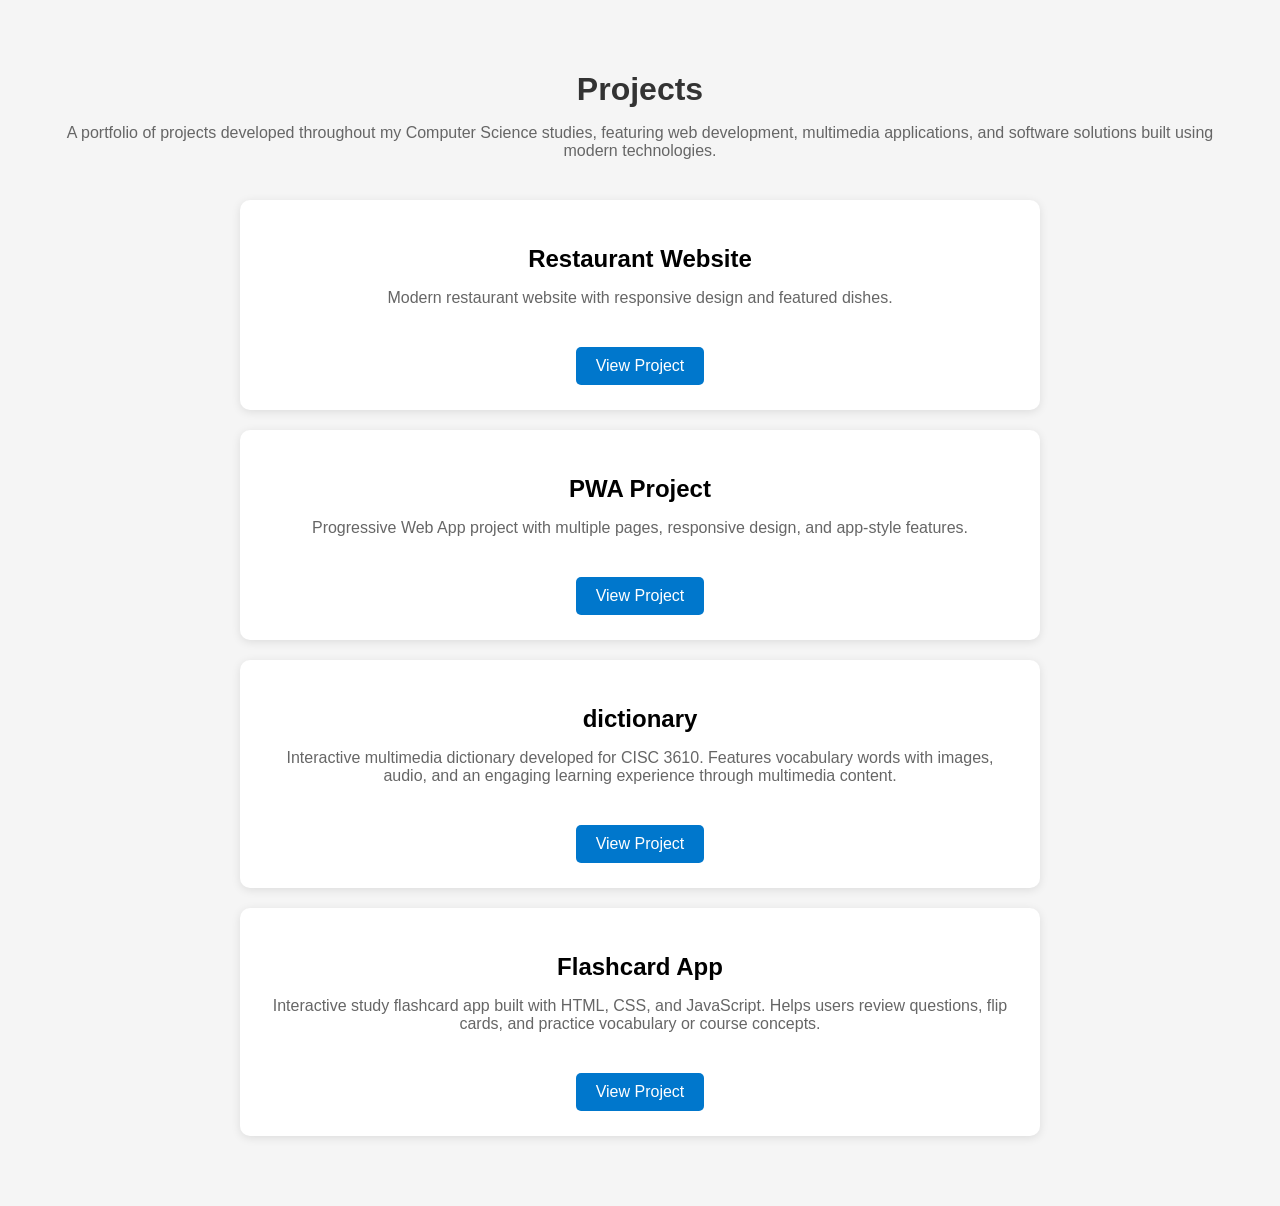
<file: index.html>
<!DOCTYPE html>
<html lang="en">
<head>
    <meta charset="UTF-8">
    <title>Adeel Ashraf - Projects</title>

    <style>
        body {
            font-family: Arial, sans-serif;
            background-color: #f5f5f5;
            text-align: center;
            margin: 0;
            padding: 50px;
        }

        h1 {
            color: #333;
            margin-bottom: 10px;
        }

        p {
            color: #666;
            margin-bottom: 40px;
        }

        .project-container {
            max-width: 800px;
            margin: auto;
        }

        .project-card {
            background: white;
            padding: 25px;
            margin: 20px 0;
            border-radius: 10px;
            box-shadow: 0 2px 10px rgba(0,0,0,0.1);
        }

        .project-card h2 {
            margin-bottom: 10px;
        }

        .project-card a {
            display: inline-block;
            padding: 10px 20px;
            background-color: #0077cc;
            color: white;
            text-decoration: none;
            border-radius: 5px;
        }

        .project-card a:hover {
            background-color: #005fa3;
        }
    </style>
</head>

<body>

    <h1>Projects</h1>

<p>
A portfolio of projects developed throughout my Computer Science studies, featuring web development, multimedia applications, and software solutions built using modern technologies.
</p>

    <div class="project-container">

        <div class="project-card">
            <h2>Restaurant Website</h2>
            <p>Modern restaurant website with responsive design and featured dishes.</p>

            <a href="restaurant-website/index.html">
                View Project
            </a>
        </div>

        <div class="project-card">
    <h2>PWA Project</h2>
    <p>Progressive Web App project with multiple pages, responsive design, and app-style features.</p>

    <a href="pwa-project/index.html">
        View Project
    </a>
</div>

    <div class="project-card">
    <h2>dictionary</h2>

    <p>
        Interactive multimedia dictionary developed for CISC 3610.
        Features vocabulary words with images, audio, and an engaging
        learning experience through multimedia content.
    </p>

    <a href="dictionary/index.html">
        View Project
    </a>
</div>

    <div class="project-card">
    <h2>Flashcard App</h2>

    <p>
        Interactive study flashcard app built with HTML, CSS, and JavaScript.
        Helps users review questions, flip cards, and practice vocabulary or course concepts.
    </p>

    <a href="flashcard-app/index.html">
        View Project
    </a>
</div>

        <!-- Add future projects below -->

        <!--
        <div class="project-card">
            <h2>Gym Website</h2>
            <p>Responsive gym website.</p>

            <a href="gym-website/index.html">
                View Project
            </a>
        </div>
        -->

    </div>

</body>
</html>
</file>
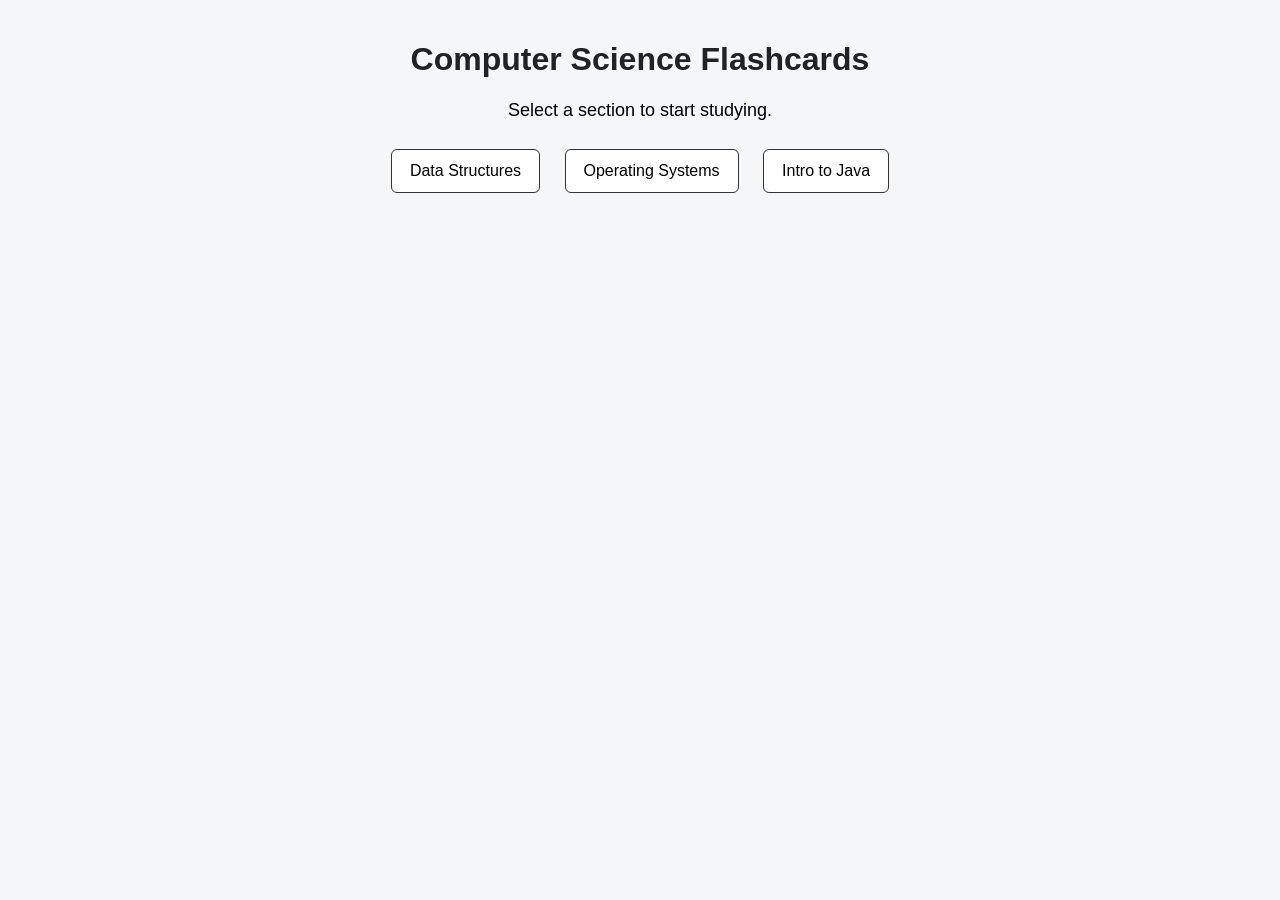
<file: flashcard-app/index.html>
<!DOCTYPE html>
<html>
<head>
    <title>CS Flashcards App</title>
    <link rel="stylesheet" href="style.css">
</head>
<body>

    <h1>Computer Science Flashcards</h1>
    <p>Select a section to start studying.</p>

    <div id="sections">
        <button onclick="showSection('dataStructures')">Data Structures</button>
        <button onclick="showSection('operatingSystems')">Operating Systems</button>
        <button onclick="showSection('java')">Intro to Java</button>
    </div>

    <div id="flashcardArea" style="display:none;">
        <button onclick="goBack()">Back to Sections</button>
        <h2 id="sectionTitle"></h2>
        <p id="counter"></p>

        <div id="card" class="card" onclick="flipCard()"></div>

        <button onclick="previousCard()">Previous</button>
        <button onclick="nextCard()">Next</button>
    </div>

    <script src="script.js"></script>

</body>
</html>
</file>
<file: flashcard-app/style.css>
body {
    font-family: Arial, sans-serif;
    text-align: center;
    background-color: #f4f6f8;
    margin: 0;
    padding: 20px;
}

h1 {
    color: #222;
}

p {
    font-size: 18px;
}

button {
    padding: 12px 18px;
    margin: 10px;
    font-size: 16px;
    cursor: pointer;
    border: 1px solid #333;
    border-radius: 6px;
    background-color: white;
}

button:hover {
    background-color: #e8e8e8;
}

.card {
    width: 450px;
    min-height: 160px;
    margin: 20px auto;
    padding: 25px;
    border: 1px solid #333;
    border-radius: 10px;
    background-color: white;
    cursor: pointer;
    font-size: 20px;
    line-height: 1.5;
    display: flex;
    align-items: center;
    justify-content: center;
}
</file>
